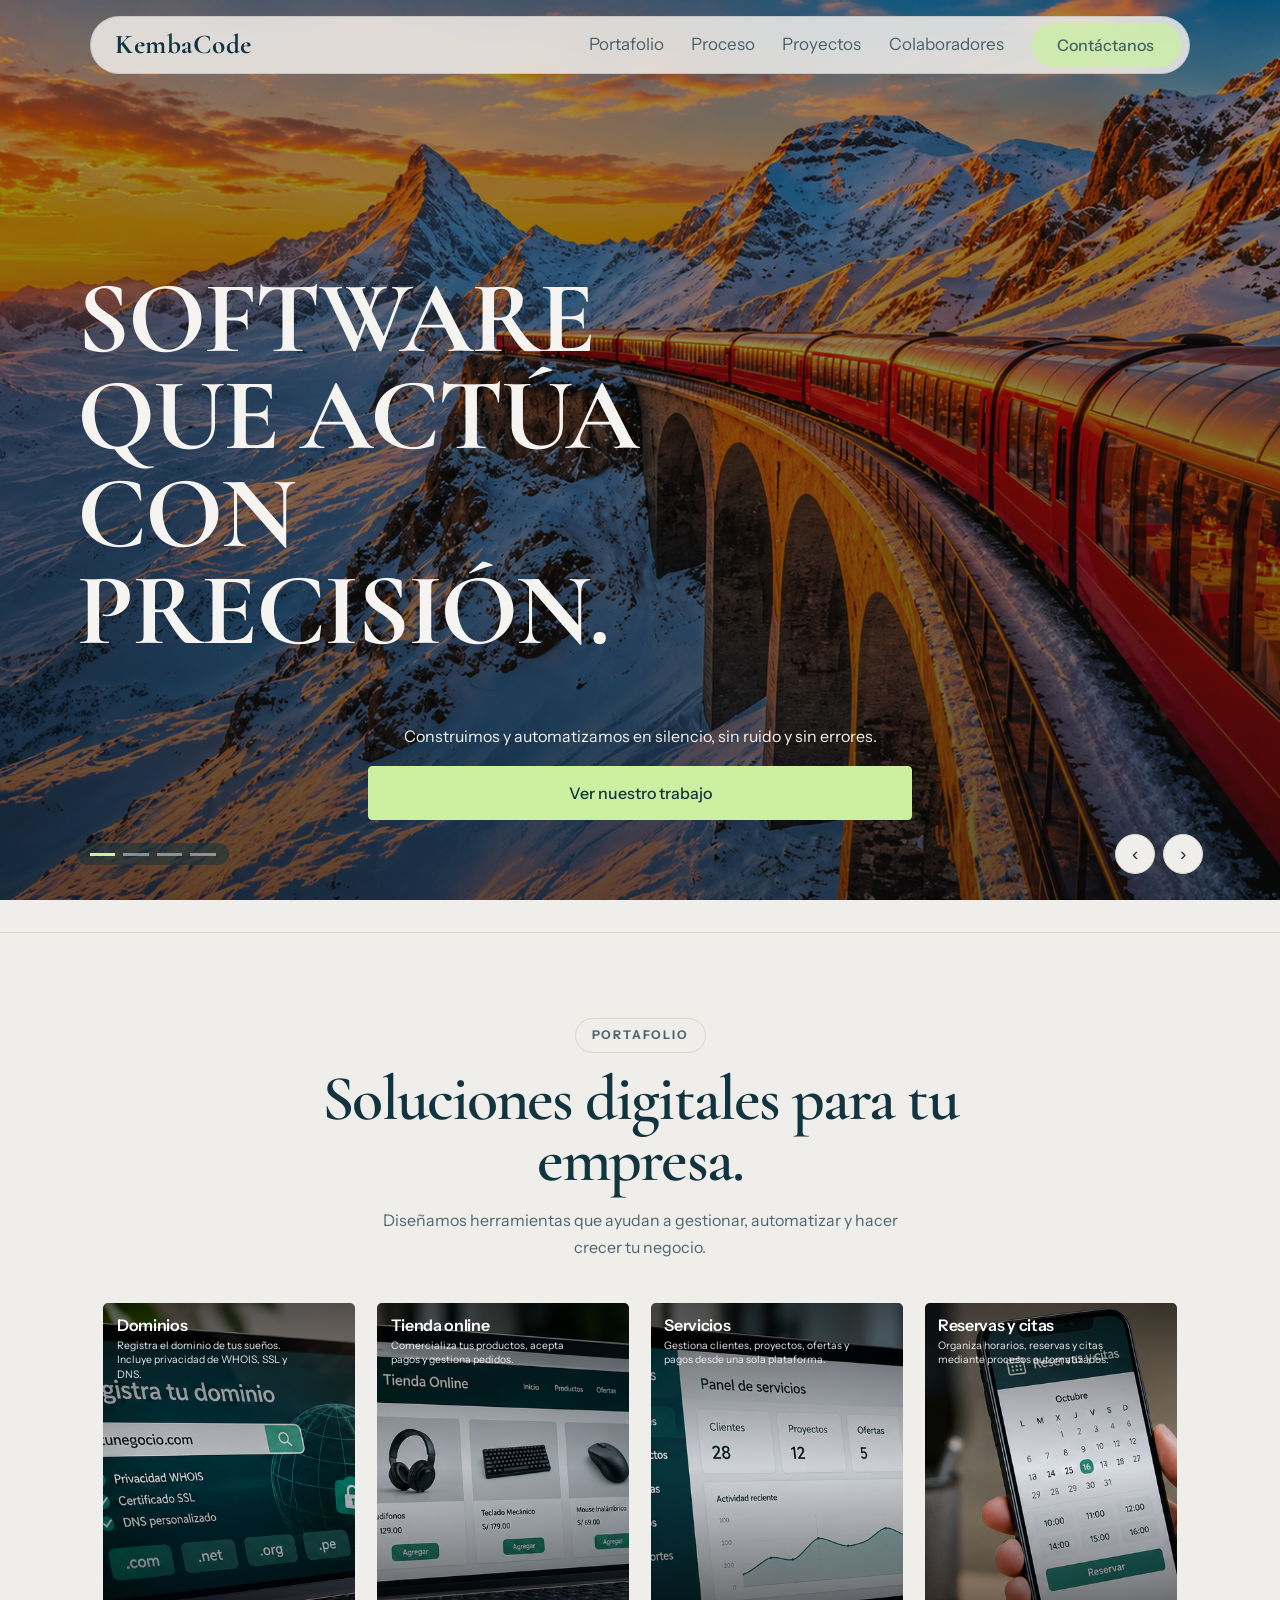
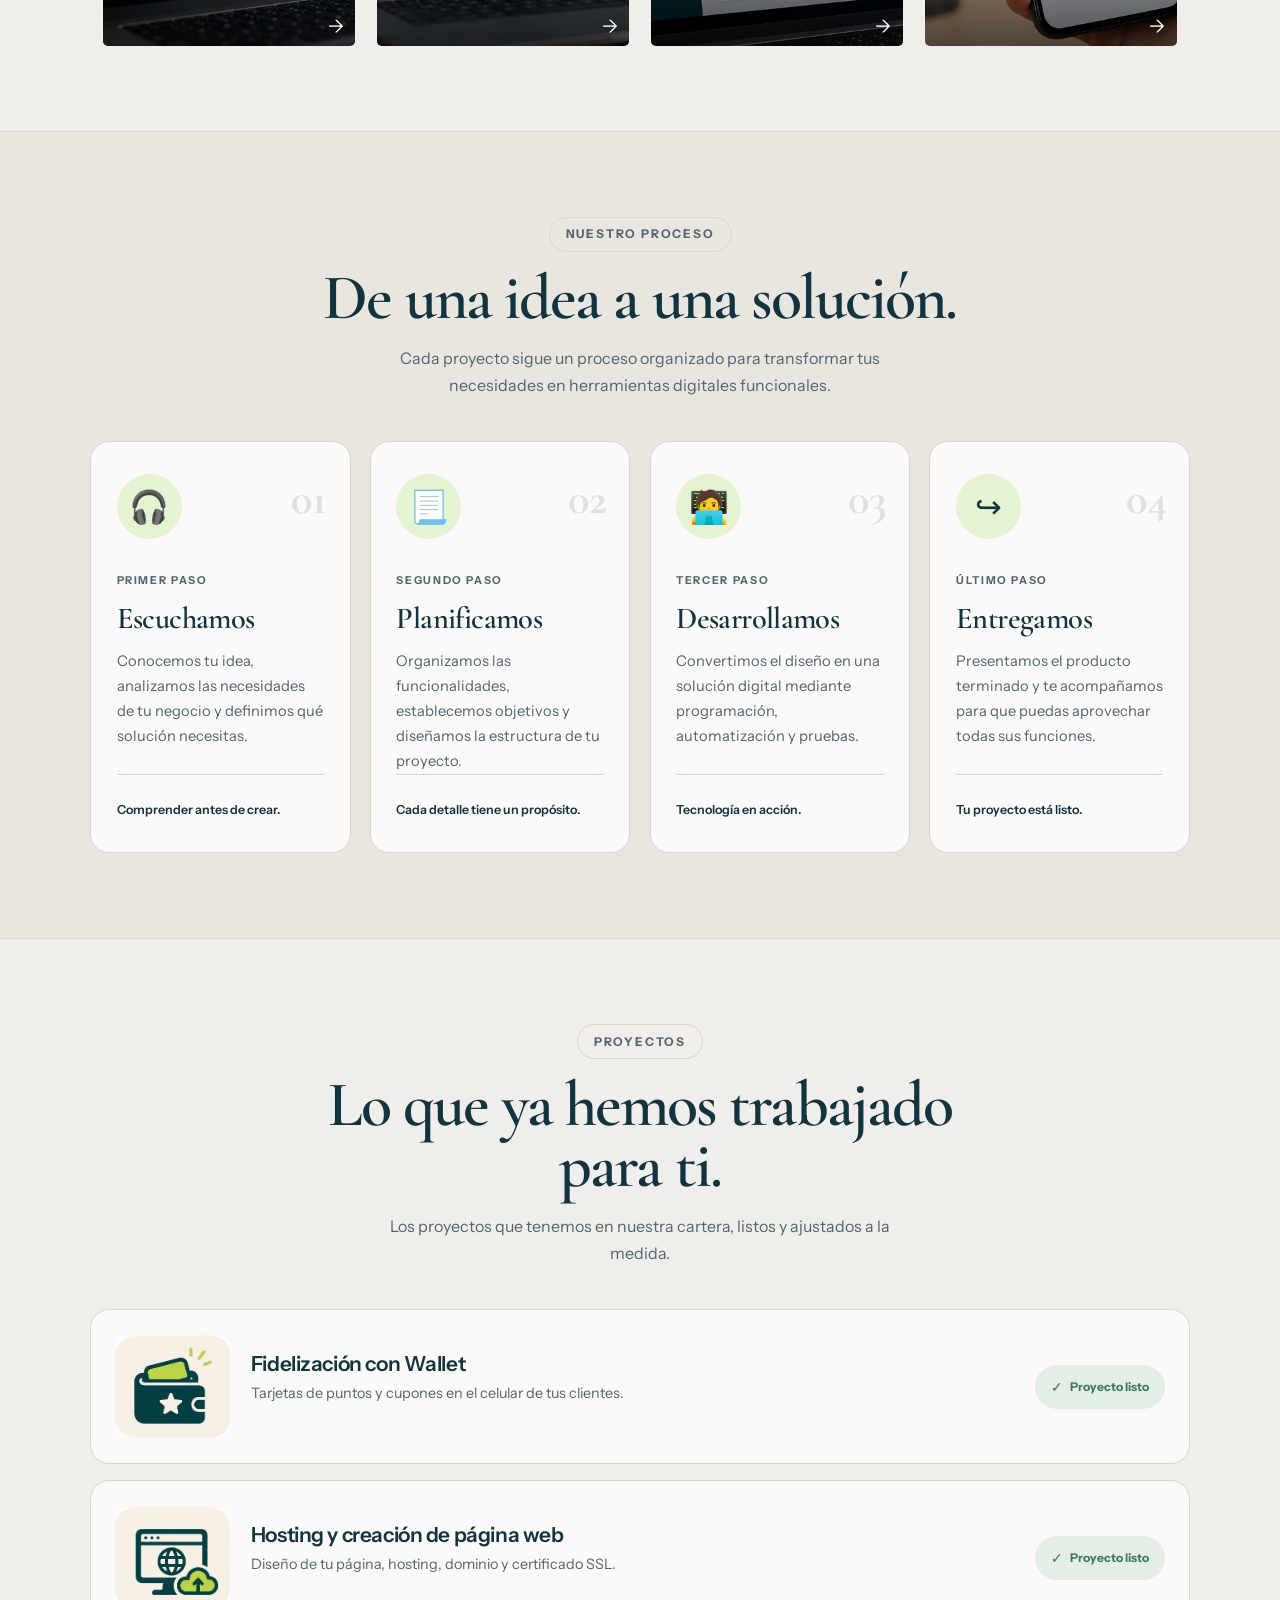
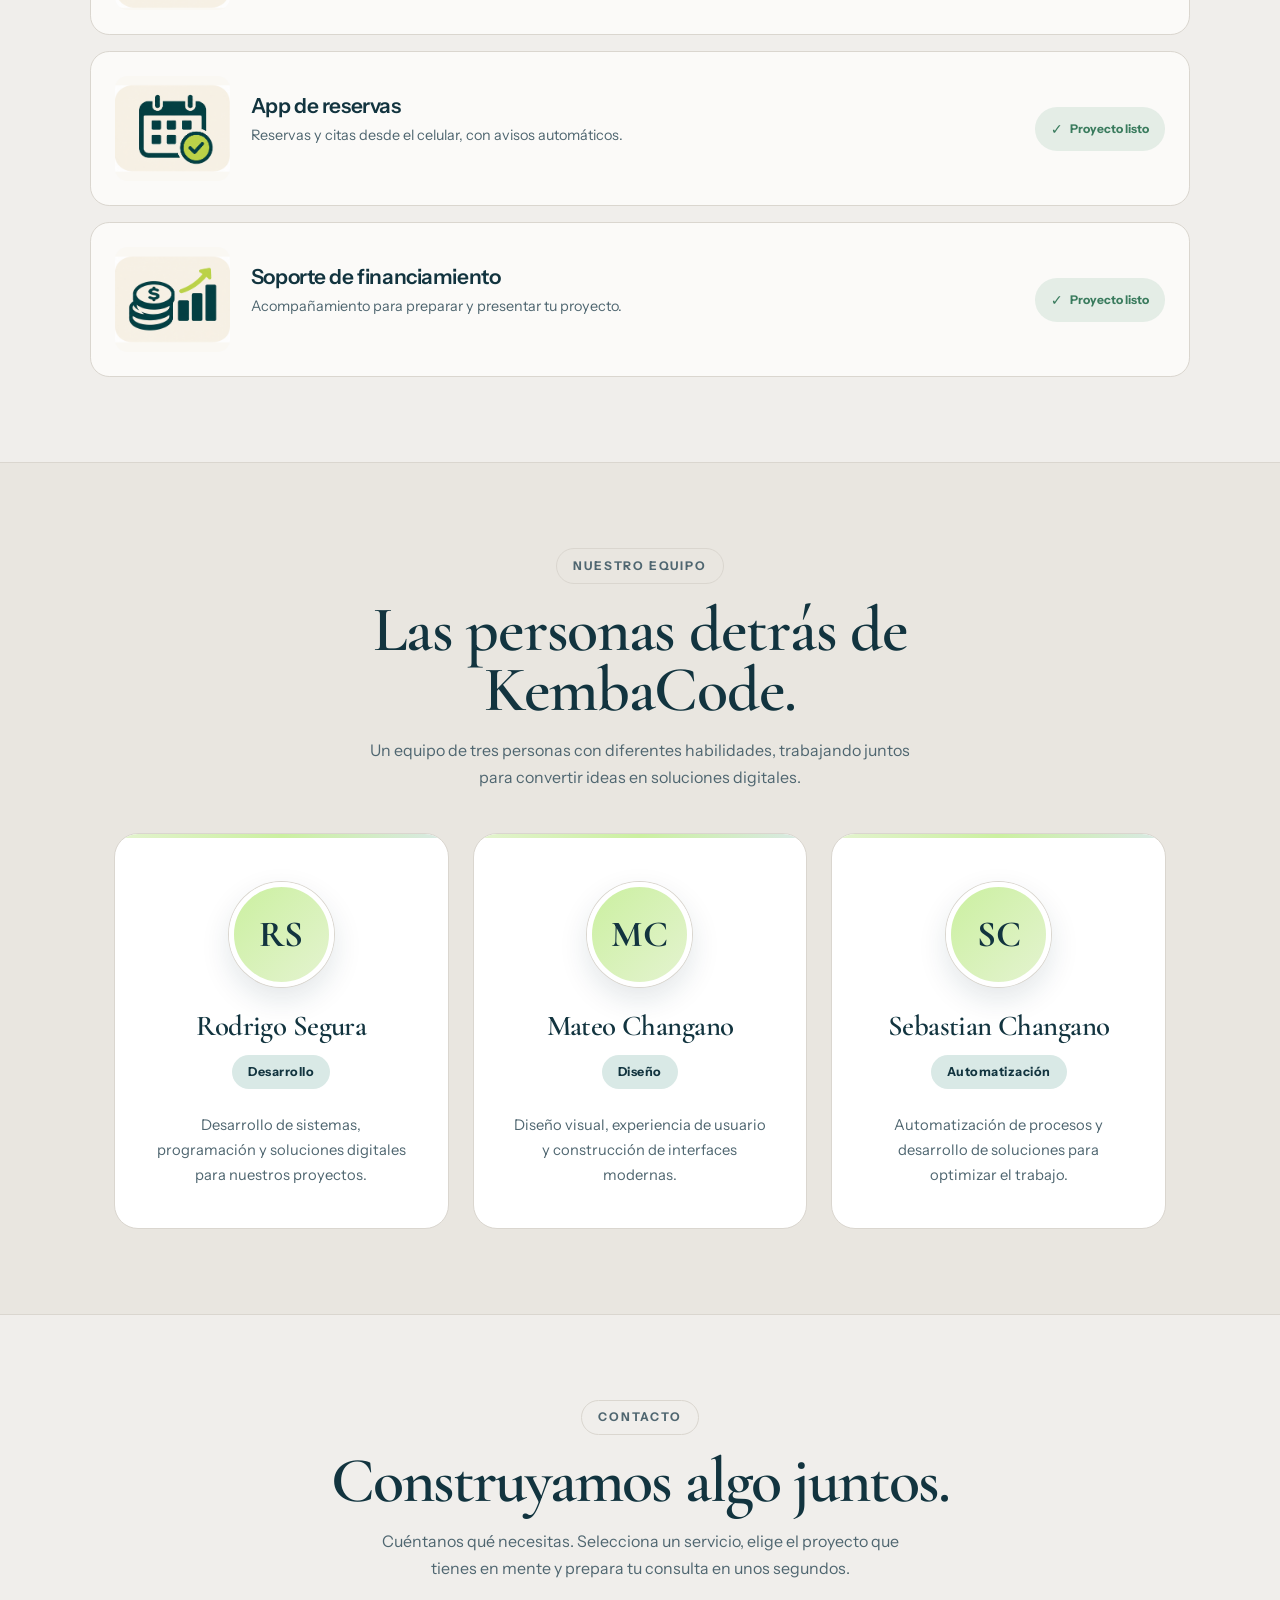
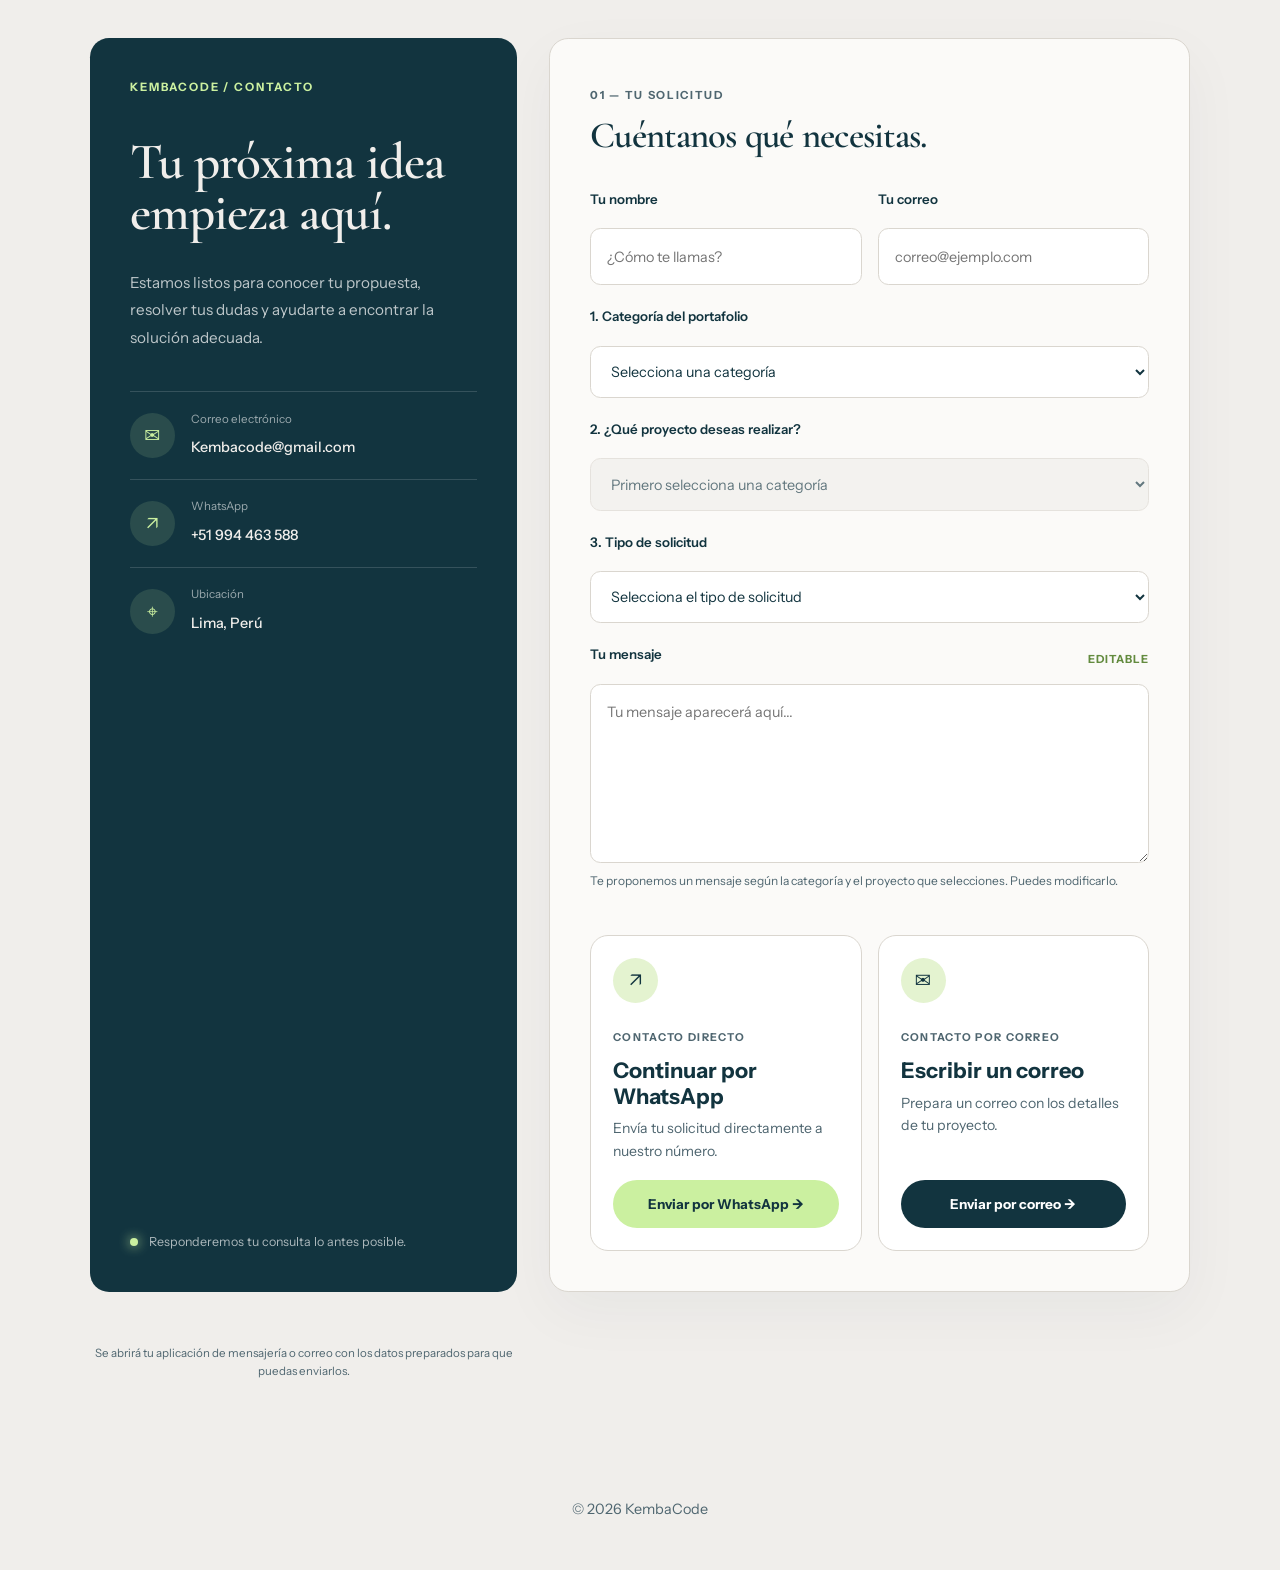
<file: index.html>
<!DOCTYPE html>
<html lang="es">

<head>

    <!-- =========================
         CONFIGURACIÓN
    ========================== -->

    <meta charset="utf-8">

    <meta
        name="viewport"
        content="width=device-width, initial-scale=1, viewport-fit=cover"
    >

    <meta
        name="color-scheme"
        content="light"
    >

    <meta
        name="description"
        content="KembaCode - Desarrollo de software, automatización y soluciones digitales."
    >

    <title>KembaCode</title>


    <!-- =========================
         FUENTES
    ========================== -->

    <link rel="preconnect" href="https://fonts.googleapis.com">

    <link rel="preconnect"
          href="https://fonts.gstatic.com"
          crossorigin>

    <link
        href="https://fonts.googleapis.com/css2?family=Cormorant+Garamond:wght@500;600;700&family=Instrument+Sans:wght@400;500;600;700&display=swap"
        rel="stylesheet"
    >


    <!-- =========================
         FAVICON
    ========================== -->

    <link
        rel="icon"
        type="image/png"
        href="imagenes/mambanegra.png"
    >


    <!-- =========================
         CSS
    ========================== -->

    <link
        rel="stylesheet"
        href="style.css"
    >

</head>


<body>


    <!-- =========================
         HEADER
    ========================== -->

    <header>

        <div class="wrap">

            <a
                class="logo"
                href="#inicio"
            >
                KembaCode
            </a>


<nav>

    <a href="#portafolio">
        Portafolio
    </a>

    <a href="#como-trabajamos">
        Proceso
    </a>

    <a href="#proyectos">
        Proyectos
    </a>

    <a href="#equipo">
        Colaboradores
    </a>

    <a href="#contacto" class="btn">
        Contáctanos
    </a>

</nav>

    </header>


    <!-- =========================
         CONTENIDO PRINCIPAL
    ========================== -->

    <main id="inicio">


        <!-- =========================
             HERO / CARRUSEL
        ========================== -->

        <div
            class="car"
            id="car"
            role="region"
            aria-roledescription="carrusel"
            aria-label="Presentación de KembaCode"
        >

            <div class="track">


                <!-- SLIDE 1 -->

                <div class="slide photo">

                    <div class="t">

                        <h1>
                            Software que actúa con precisión.
                        </h1>

                    </div>


                    <div class="foot">

                        <p>
                            Construimos y automatizamos en silencio,
                            sin ruido y sin errores.
                        </p>

                        <a
                            class="btn wide"
                            href="#portafolio"
                        >
                            Ver nuestro trabajo
                        </a>

                    </div>

                </div>


                <!-- SLIDE 2 -->

                <div class="slide s2">

                    <div class="t">

                        <h2>
                            Lo repetitivo se resuelve solo.
                        </h2>

                    </div>


                    <div class="foot">

                        <p>
                            Reportes, facturas y avisos que se ejecutan
                            sin intervención.
                        </p>

                        <a
                            class="btn wide"
                            href="#proyectos"
                        >
                            Ver proyectos
                        </a>

                    </div>

                </div>


                <!-- SLIDE 3 -->

                <div class="slide s3">

                    <div class="t">

                        <h2>
                            Aplicaciones a tu medida.
                        </h2>

                    </div>


                    <div class="foot">

                        <p>
                            Herramientas diseñadas para la forma exacta
                            en que trabaja tu negocio.
                        </p>

                        <a
                            class="btn wide"
                            href="#portafolio"
                        >
                            Ver portafolio
                        </a>

                    </div>

                </div>


                <!-- SLIDE 4 -->

                <div class="slide s4">

                    <div class="t">

                        <h2>
                            Un equipo que no falla.
                        </h2>

                    </div>


                    <div class="foot">

                        <p>
                            Personas que te acompañan desde la idea
                            hasta el lanzamiento.
                        </p>

                        <a
                            class="btn wide"
                            href="#equipo"
                        >
                            Conoce al equipo
                        </a>

                    </div>

                </div>

            </div>


            <!-- CONTROLES -->

            <div class="ctrl">

                <div class="dots"></div>


                <div class="arrows">

                    <button
                        type="button"
                        id="cprev"
                        aria-label="Anterior"
                    >
                        ‹
                    </button>


                    <button
                        type="button"
                        id="cnext"
                        aria-label="Siguiente"
                    >
                        ›
                    </button>

                </div>

            </div>

        </div>


        <!-- =========================
             PORTAFOLIO
        ========================== -->

        <section
            class="section portfolio-section"
            id="portafolio"
        >

            <div class="section-container">


                <div class="section-header">

                    <span class="section-label">
                        PORTAFOLIO
                    </span>

                    <h2>
                        Soluciones digitales
                        para tu empresa.
                    </h2>

                    <p>
                        Diseñamos herramientas que ayudan a
                        gestionar, automatizar y hacer crecer
                        tu negocio.
                    </p>

                </div>


                <!-- TARJETAS -->

                <div class="portfolio-grid">


                    <!-- DOMINIOS -->

                    <article
                        class="portfolio-card portfolio-dominios"
                    >

                        <div class="portfolio-overlay"></div>

                        <div class="portfolio-content">

                            <h3>
                                Dominios
                            </h3>

                            <p>
                                Registra el dominio de tus sueños.
                                Incluye privacidad de WHOIS,
                                SSL y DNS.
                            </p>

                        </div>


                  <a href="#contacto" class="portfolio-arrow" data-service="dominios" aria-label="Consultar sobre dominios">→</a>

                    </article>


                    <!-- TIENDA -->

                    <article
                        class="portfolio-card portfolio-tienda"
                    >

                        <div class="portfolio-overlay"></div>

                        <div class="portfolio-content">

                            <h3>
                                Tienda online
                            </h3>

                            <p>
                                Comercializa tus productos,
                                acepta pagos y gestiona pedidos.
                            </p>

                        </div>

<a href="#contacto" class="portfolio-arrow" data-service="tienda" aria-label="Consultar sobre tienda online">→</a>

                    </article>


                    <!-- SERVICIOS -->

                    <article
                        class="portfolio-card portfolio-servicios"
                    >

                        <div class="portfolio-overlay"></div>

                        <div class="portfolio-content">

                            <h3>
                                Servicios
                            </h3>

                            <p>
                                Gestiona clientes, proyectos,
                                ofertas y pagos desde una sola plataforma.
                            </p>

                        </div>


             <a href="#contacto" class="portfolio-arrow" data-service="servicios" aria-label="Consultar sobre servicios">→</a>
                    </article>


                    <!-- RESERVAS -->

                    <article
                        class="portfolio-card portfolio-reservas"
                    >

                        <div class="portfolio-overlay"></div>

                        <div class="portfolio-content">

                            <h3>
                                Reservas y citas
                            </h3>

                            <p>
                                Organiza horarios, reservas y citas
                                mediante procesos automatizados.
                            </p>

                        </div>


                    <a href="#contacto" class="portfolio-arrow" data-service="reservas" aria-label="Consultar sobre reservas y citas">→</a>

                    </article>

                </div>

            </div>

        </section>


        <!-- =========================
             PROYECTOS
        ========================== -->

<!-- =========================
     COMO TRABAJAMOS
========================== -->

<section class="section workflow-section" id="como-trabajamos">

    <div class="section-container">

        <div class="section-header">

            <span class="section-label">
                NUESTRO PROCESO
            </span>

            <h2>
                De una idea a una solución.
            </h2>

            <p>
                Cada proyecto sigue un proceso organizado
                para transformar tus necesidades en
                herramientas digitales funcionales.
            </p>

        </div>


        <div class="workflow-grid">


            <!-- PASO 1 -->

            <article class="workflow-card">

                <span class="workflow-number">01</span>

                <div class="workflow-icon">
                    <span>🎧</span>
                </div>

                <span class="workflow-tag">
                    PRIMER PASO
                </span>

                <h3>Escuchamos</h3>

                <p>
                    Conocemos tu idea, analizamos las
                    necesidades de tu negocio y definimos
                    qué solución necesitas.
                </p>

                <span class="workflow-bottom">
                    Comprender antes de crear.
                </span>

            </article>


            <!-- PASO 2 -->

            <article class="workflow-card">

                <span class="workflow-number">02</span>

                <div class="workflow-icon">
                    <span>📃</span>
                </div>

                <span class="workflow-tag">
                    SEGUNDO PASO
                </span>

                <h3>Planificamos</h3>

                <p>
                    Organizamos las funcionalidades,
                    establecemos objetivos y diseñamos
                    la estructura de tu proyecto.
                </p>

                <span class="workflow-bottom">
                    Cada detalle tiene un propósito.
                </span>

            </article>


            <!-- PASO 3 -->

            <article class="workflow-card">

                <span class="workflow-number">03</span>

                <div class="workflow-icon">
                    <span>🧑‍💻</span>
                </div>

                <span class="workflow-tag">
                    TERCER PASO
                </span>

                <h3>Desarrollamos</h3>

                <p>
                    Convertimos el diseño en una solución
                    digital mediante programación,
                    automatización y pruebas.
                </p>

                <span class="workflow-bottom">
                    Tecnología en acción.
                </span>

            </article>


            <!-- PASO 4 -->

            <article class="workflow-card">

                <span class="workflow-number">04</span>

                <div class="workflow-icon">
                    <span>↪️</span>
                </div>

                <span class="workflow-tag">
                    ÚLTIMO PASO
                </span>

                <h3>Entregamos</h3>

                <p>
                    Presentamos el producto terminado
                    y te acompañamos para que puedas
                    aprovechar todas sus funciones.
                </p>

                <span class="workflow-bottom">
                    Tu proyecto está listo.
                </span>

            </article>

        </div>

    </div>

</section>
   
<!-- =========================
     PROYECTOS
========================== -->

<section class="section" id="proyectos">

    <div class="section-container">

        <div class="section-header">
            <span class="section-label">PROYECTOS</span>
            <h2>Lo que ya hemos trabajado para ti.</h2>
            <p>
                Los proyectos que tenemos en nuestra cartera,
                listos y ajustados a la medida.
            </p>
        </div>


<div class="projects-list">

    <!-- PROYECTO 1 -->
    <article class="project-item">
        <div class="project-info">
            <img class="project-thumb" src="imagenes/01-wallet-fidelizacion.png"
                 alt="Tarjeta de fidelización en Apple Wallet"
                 loading="lazy">
            <div class="project-text">
                <h3>Fidelización con Wallet</h3>
                <p>Tarjetas de puntos y cupones en el celular de tus clientes.</p>
      </div>

<div class="project-meta">
    <span class="project-status ready">Proyecto listo</span>
</div>

</article>

    <!-- PROYECTO 2 -->
    <article class="project-item">
        <div class="project-info">
            <img class="project-thumb" src="imagenes/02-hosting-web.png"
                 alt="Concepto de web hosting"
                 loading="lazy">
            <div class="project-text">
                <h3>Hosting y creación de página web</h3>
                <p>Diseño de tu página, hosting, dominio y certificado SSL.</p>
   </div>

<div class="project-meta">
    <span class="project-status ready">Proyecto listo</span>
</div>

</article>
    <!-- PROYECTO 3 -->
    <article class="project-item">
        <div class="project-info">
            <img class="project-thumb" src="imagenes/03-reservas.png"
                 alt="Reserva de mesa desde un celular"
                 loading="lazy">
            <div class="project-text">
                <h3>App de reservas</h3>
                <p>Reservas y citas desde el celular, con avisos automáticos.</p>
    </div>

<div class="project-meta">
    <span class="project-status ready">Proyecto listo</span>
</div>

</article>

    <!-- PROYECTO 4 -->
    <article class="project-item">
        <div class="project-info">
            <img class="project-thumb thumb-top" src="imagenes/04-financiamiento.png"
                 alt="Asesoría financiera"
                 loading="lazy">
            <div class="project-text">
                <h3>Soporte de financiamiento</h3>
                <p>Acompañamiento para preparar y presentar tu proyecto.</p>
   </div>

<div class="project-meta">
    <span class="project-status ready">Proyecto listo</span>
</div>

</article>

</div>

    </div>

</section>

<!-- =========================
     COLABORADORES
========================== -->
<section class="colaboradores-section" id="equipo">
 
    <div class="colaboradores-container">
 
        <div class="colaboradores-header">
            <span class="equipo-label">NUESTRO EQUIPO</span>
 
            <h2>Las personas detrás de KembaCode.</h2>
 
            <p>
                Un equipo de tres personas con diferentes habilidades,
                trabajando juntos para convertir ideas en soluciones digitales.
            </p>
        </div>
 
        <div class="colaboradores-grid">
 
            <!-- RODRIGO -->
            <article class="card-colaborador">
                <div class="avatar-wrap">
                    <div class="avatar">RS</div>
                </div>
                <div class="colaborador-info">
                    <h3>Rodrigo Segura</h3>
                    <span class="badge">Desarrollo</span>
                    <p>
                        Desarrollo de sistemas, programación y
                        soluciones digitales para nuestros proyectos.
                    </p>
                </div>
            </article>
 
            <!-- MATEO -->
            <article class="card-colaborador">
                <div class="avatar-wrap">
                    <div class="avatar">MC</div>
                </div>
                <div class="colaborador-info">
                    <h3>Mateo Changano</h3>
                    <span class="badge">Diseño</span>
                    <p>
                        Diseño visual, experiencia de usuario y
                        construcción de interfaces modernas.
                    </p>
                </div>
            </article>
 
            <!-- SEBASTIAN -->
            <article class="card-colaborador">
                <div class="avatar-wrap">
                    <div class="avatar">SC</div>
                </div>
                <div class="colaborador-info">
                    <h3>Sebastian Changano</h3>
                    <span class="badge">Automatización</span>
                    <p>
                        Automatización de procesos y desarrollo de
                        soluciones para optimizar el trabajo.
                    </p>
                </div>
            </article>
 

        </div>
    </div>
</section>

<!-- =========================
     CONTACTO
========================== -->

<!-- =========================
     CONTACTO INTELIGENTE
========================== -->

<section class="section contact-section" id="contacto">

    <div class="section-container">

        <div class="section-header">
            <span class="section-label">CONTACTO</span>

            <h2>Construyamos algo juntos.</h2>

            <p>
                Cuéntanos qué necesitas. Selecciona un servicio,
                elige el proyecto que tienes en mente y prepara
                tu consulta en unos segundos.
            </p>
        </div>

        <div class="contact-layout">

            <!-- INFORMACIÓN -->
            <aside class="contact-aside">
                <span class="contact-kicker">KEMBACODE / CONTACTO</span>

                <h3>Tu próxima idea empieza aquí.</h3>

                <p>
                    Estamos listos para conocer tu propuesta,
                    resolver tus dudas y ayudarte a encontrar
                    la solución adecuada.
                </p>

                <div class="contact-detail">
                    <span>✉</span>
                    <div>
                        <small>Correo electrónico</small>
                        <strong>Kembacode@gmail.com</strong>
                    </div>
                </div>

                <div class="contact-detail">
                    <span>↗</span>
                    <div>
                        <small>WhatsApp</small>
                        <strong>+51 994 463 588</strong>
                    </div>
                </div>

                <div class="contact-detail">
                    <span>⌖</span>
                    <div>
                        <small>Ubicación</small>
                        <strong>Lima, Perú</strong>
                    </div>
                </div>

                <div class="contact-aside-note">
                    <span></span>
                    Responderemos tu consulta lo antes posible.
                </div>
            </aside>

            <!-- FORMULARIO -->
            <div class="contact-form-panel">

                <div class="form-heading">
                    <span>01 — TU SOLICITUD</span>
                    <h3>Cuéntanos qué necesitas.</h3>
                </div>

                <form id="projectContactForm">

                    <div class="form-row">

                        <div class="form-field">
                            <label for="clientName">Tu nombre</label>
                            <input
                                type="text"
                                id="clientName"
                                placeholder="¿Cómo te llamas?"
                                required
                            >
                        </div>

                        <div class="form-field">
                            <label for="clientEmail">Tu correo</label>
                            <input
                                type="email"
                                id="clientEmail"
                                placeholder="correo@ejemplo.com"
                            >
                        </div>

                    </div>

 <div class="form-field">
    <label for="serviceType">1. Categoría del portafolio</label>

    <select id="serviceType" required>
        <option value="">Selecciona una categoría</option>
        <option value="dominios">Dominios</option>
        <option value="tienda">Tienda online</option>
        <option value="servicios">Servicios</option>
        <option value="reservas">Reservas y citas</option>
        <option value="peticion">Petición del cliente</option>
    </select>
</div>

<div class="form-field">
    <label for="projectType">2. ¿Qué proyecto deseas realizar?</label>

    <select id="projectType" required disabled>
        <option value="">Primero selecciona una categoría</option>
    </select>
</div>

<!-- PROYECTO PERSONALIZADO -->
<div class="form-field" id="customProjectField" hidden>
    <label for="customProject">Describe el proyecto que necesitas</label>

    <input
        type="text"
        id="customProject"
        placeholder="Ej. Aplicación móvil para mi negocio"
    >
</div>

<!-- TIPO DE SOLICITUD -->
<div class="form-field">
    <label for="serviceMode">3. Tipo de solicitud</label>

    <select id="serviceMode" required>
        <option value="">Selecciona el tipo de solicitud</option>
        <option value="Nuevo proyecto">Nuevo proyecto</option>
        <option value="Mejora de un proyecto existente">Mejora de un proyecto existente</option>
        <option value="Soporte o asesoría">Soporte o asesoría</option>
        <option value="Cotización">Solicitar una cotización</option>
    </select>
</div>
                    <div class="form-field">
                        <div class="message-label-row">
                            <label for="projectMessage">Tu mensaje</label>
                            <span>Editable</span>
                        </div>

                        <textarea
                            id="projectMessage"
                            rows="6"
                            placeholder="Tu mensaje aparecerá aquí..."
                            required
                        ></textarea>

                        <small class="form-hint">
                            Te proponemos un mensaje según la categoría
                            y el proyecto que selecciones. Puedes modificarlo.
                        </small>
                    </div>

<div class="contact-send-options">

    <div class="contact-send-card whatsapp-card">
        <div class="send-card-icon">↗</div>

        <div class="send-card-info">
            <span>CONTACTO DIRECTO</span>
            <h4>Continuar por WhatsApp</h4>
            <p>Envía tu solicitud directamente a nuestro número.</p>
        </div>

        <button type="button" id="sendWhatsApp" class="send-whatsapp">
            Enviar por WhatsApp →
        </button>
    </div>

    <div class="contact-send-card email-card">
        <div class="send-card-icon">✉</div>

        <div class="send-card-info">
            <span>CONTACTO POR CORREO</span>
            <h4>Escribir un correo</h4>
            <p>Prepara un correo con los detalles de tu proyecto.</p>
        </div>

        <button type="button" id="sendEmail" class="send-email">
            Enviar por correo →
        </button>
    </div>

</div>
                    </div>

                    <p class="form-privacy">
                        Se abrirá tu aplicación de mensajería o correo
                        con los datos preparados para que puedas enviarlos.
                    </p>

                </form>

            </div>

        </div>

    </div>

</section>


    </main>


    <!-- =========================
         FOOTER
    ========================== -->

    <footer>

        © 2026 KembaCode

    </footer>


    <!-- =========================
         JAVASCRIPT
    ========================== -->

   <script src="script.js?v=2"></script>

</body>

</html>
</file>
<file: style.css>
/* =========================================================
   VARIABLES
========================================================= */

:root {

    --bg: #f0eeeb;

    --s1: #e9e6e0;
    --s2: #e4f3d0;
    --s3: #d9e9e6;

    --ink: #12343f;
    --muted: #4f6670;

    --line: #dad6cf;

    --deep: #12343f;

    --accent: #cbf0a0;
    --accent-hover: #b9eb83;

    color-scheme: light;
}


/* =========================================================
   RESET
========================================================= */

*,
*::before,
*::after {
    box-sizing: border-box;
}


html {

    scroll-behavior: smooth;

    scroll-padding-top: 6rem;
}


body {

    margin: 0;

    background: var(--bg);

    color: var(--ink);

    font:
        400 1.0625rem / 1.7
        "Instrument Sans",
        system-ui,
        sans-serif;
}


/* =========================================================
   TIPOGRAFÍA
========================================================= */

h1,
h2,
h3 {

    font-family:
        "Cormorant Garamond",
        Georgia,
        serif;

    font-weight: 600;

    margin: 0;

    line-height: 1.05;

    letter-spacing: -0.02em;
}


a {
    color: inherit;
}


button,
a {
    -webkit-tap-highlight-color: transparent;
}


:focus-visible {

    outline: 2px solid var(--deep);

    outline-offset: 3px;
}


/* =========================================================
   CONTENEDOR GENERAL
========================================================= */

.wrap {

    width: min(
        1100px,
        calc(100% - 3rem)
    );

    margin: 0 auto;
}


/* =========================================================
   HEADER
========================================================= */

header {

    position: fixed;

    top: 1rem;

    left: 0;
    right: 0;

    z-index: 100;

    padding: 0 1rem;
}


header .wrap {

    height: 3.6rem;

    width: min(
        1100px,
        calc(100% - 1rem)
    );

    display: flex;

    align-items: center;

    justify-content: space-between;

    padding:
        0 0.5rem
        0 1.5rem;

    background:
        rgba(
            240,
            238,
            235,
            0.86
        );

    backdrop-filter: blur(14px);

    -webkit-backdrop-filter: blur(14px);

    border:
        1px solid
        rgba(
            18,
            52,
            63,
            0.12
        );

    border-radius: 999px;
}


/* LOGO */

.logo {

    font-family:
        "Cormorant Garamond",
        Georgia,
        serif;

    font-weight: 700;

    font-size: 1.7rem;

    letter-spacing: 0.02em;

    text-decoration: none;
}


/* =========================================================
   NAV
========================================================= */

nav {

    display: flex;

    align-items: center;

    gap: 1.7rem;
}


nav > a {

    text-decoration: none;

    color: var(--ink);

    opacity: 0.72;

    transition:
        opacity 0.25s ease;
}


nav > a:hover {

    opacity: 1;
}


/* =========================================================
   BOTONES
========================================================= */

.btn {

    display: inline-flex;

    align-items: center;

    justify-content: center;

    border:
        1px solid
        var(--accent);

    cursor: pointer;

    font:
        500 1rem
        "Instrument Sans",
        sans-serif;

    background: var(--accent);

    color: var(--deep);

    padding:
        0.7rem
        1.6rem;

    border-radius: 999px;

    text-decoration: none;

    transition:
        background 0.25s ease,
        border-color 0.25s ease,
        transform 0.25s ease;
}


.btn:hover {

    background: var(--accent-hover);

    border-color: var(--accent-hover);

    transform: translateY(-2px);
}


.btn.wide {

    display: block;

    width: 100%;

    text-align: center;

    border-radius: 0.25rem;

    padding: 1rem;
}


/* =========================================================
   MENÚ DE CONTACTO
========================================================= */

.menu {
    position: relative;
}


.panel {

    position: absolute;

    right: 0;

    top:
        calc(
            100% + 0.7rem
        );

    width: 250px;

    padding: 0.4rem;

    background: #fbfaf8;

    border:
        1px solid
        var(--line);

    border-radius: 1rem;

    box-shadow:
        0 15px 35px
        rgba(
            18,
            52,
            63,
            0.10
        );

    display: none;
}


.panel.open {
    display: block;
}


.panel a {

    display: block;

    padding: 0.8rem 1rem;

    border-radius: 0.7rem;

    text-decoration: none;

    transition:
        background 0.2s ease;
}


.panel a:hover {
    background: var(--s3);
}


.panel small {

    display: block;

    margin-top: 0.15rem;

    color: var(--muted);

    font-size: 0.8rem;
}


/* =========================================================
   HERO / CARRUSEL
========================================================= */

.car {

    position: relative;

    height: 100svh;

    min-height: 38rem;

    overflow: hidden;

    margin-bottom: 2rem;

    background: var(--bg);
}


.track {

    display: flex;

    height: 100%;

    transition:
        transform 0.7s ease;
}


.slide {

    position: relative;

    flex: 0 0 100%;

    height: 100%;

    padding:
        30vh
        clamp(1.5rem, 6vw, 5rem)
        0;

    display: flex;

    align-items: flex-start;

    overflow: hidden;

    background: var(--s1);

    color: var(--ink);
}


.slide .t {

    position: relative;

    z-index: 2;

    max-width: 46rem;
}


.slide h1,
.slide h2 {

    margin: 0;

    font-size:
        clamp(
            2.6rem,
            8vw,
            7rem
        );

    text-transform: uppercase;

    line-height: 0.95;

    font-weight: 700;
}


.foot {

    position: absolute;

    z-index: 3;

    left: 50%;

    bottom: 5rem;

    transform:
        translateX(-50%);

    width:
        min(
            34rem,
            88%
        );

    text-align: center;
}


.foot p {

    margin:
        0 0 1rem;

    font-size: 1rem;
}


/* =========================================================
   IMÁGENES DEL CARRUSEL
========================================================= */

.photo,
.s2,
.s3,
.s4 {

    position: relative;

    color: #f6f4f0;

    background-color: #0b0c0d;

    background-size: cover;

    background-position: center;

    background-repeat: no-repeat;
}


/* SLIDE 1 */

.photo {

    background-image:
        linear-gradient(
            rgba(11, 12, 13, 0.35),
            rgba(11, 12, 13, 0.65)
        ),
        url("imagenes/futurista.jpg");
}


/* SLIDE 2 */

.s2 {

    background-image:
        linear-gradient(
            rgba(11, 12, 13, 0.35),
            rgba(11, 12, 13, 0.65)
        ),
        url("imagenes/futurista1.jpg");
}


/* SLIDE 3 */

.s3 {

    background-image:
        linear-gradient(
            rgba(11, 12, 13, 0.35),
            rgba(11, 12, 13, 0.65)
        ),
        url("imagenes/futurista2.jpg");
}


/* SLIDE 4 */

.s4 {

    background-image:
        linear-gradient(
            rgba(11, 12, 13, 0.35),
            rgba(11, 12, 13, 0.65)
        ),
        url("imagenes/futurista3.jpg");
}


/* =========================================================
   SVG
========================================================= */

.art {

    position: absolute;

    right: -3rem;

    bottom: -3rem;

    width:
        min(
            30rem,
            62%
        );

    height: auto;

    fill: none;

    stroke: #ffffff;

    stroke-opacity: 0.12;

    stroke-width: 14;
}


/* =========================================================
   CONTROLES CARRUSEL
========================================================= */

.ctrl {

    position: absolute;

    left:
        clamp(
            1.5rem,
            6vw,
            5rem
        );

    right:
        clamp(
            1.5rem,
            6vw,
            5rem
        );

    bottom: 1.6rem;

    display: flex;

    align-items: center;

    justify-content: space-between;

    z-index: 5;
}


.dots {

    display: flex;

    gap: 0.5rem;

    background:
        rgba(
            18,
            52,
            63,
            0.55
        );

    padding:
        0.6rem
        0.8rem;

    border-radius: 2rem;
}


.dots button {

    width: 1.6rem;

    height: 0.18rem;

    padding: 0;

    border: 0;

    background: #ffffff;

    opacity: 0.45;

    cursor: pointer;
}


.dots button[aria-current="true"] {

    opacity: 1;

    background: var(--accent);
}


.arrows {

    display: flex;

    gap: 0.5rem;
}


.arrows button {

    width: 2.5rem;

    height: 2.5rem;

    border:
        1px solid
        var(--line);

    border-radius: 50%;

    background: var(--bg);

    color: var(--ink);

    font-size: 1.2rem;

    cursor: pointer;

    transition:
        transform 0.2s ease,
        border-color 0.2s ease;
}


.arrows button:hover {

    border-color: var(--deep);

    transform: translateY(-2px);
}


/* =========================================================
   SISTEMA GENERAL DE SECCIONES
========================================================= */

.section {

    padding:
        7rem
        0;

    background: var(--bg);
}


.section-container {

    width:
        min(
            1100px,
            calc(100% - 3rem)
        );

    margin: 0 auto;
}


.section-header {

    text-align: center;

    max-width: 650px;

    margin:
        0 auto 4rem;
}


.section-label {

    display: inline-block;

    margin-bottom: 1rem;

    padding:
        0.4rem
        1rem;

    border:
        1px solid
        var(--line);

    border-radius: 999px;

    color: var(--muted);

    font-size: 0.75rem;

    font-weight: 700;

    letter-spacing: 0.15em;
}


.section-header h2 {

    margin:
        0 0 1rem;

    color: var(--ink);

    font-size:
        clamp(
            2.5rem,
            5vw,
            4rem
        );

    line-height: 0.95;

    letter-spacing: -0.03em;
}


.section-header p {

    max-width: 560px;

    margin: 0 auto;

    color: var(--muted);

    font-size: 1rem;

    line-height: 1.7;
}


/* =========================================================
   PORTAFOLIO
   SOLO ESTA SECCIÓN
========================================================= */

#portafolio {
  width: 100%;
  padding: 6vw 0 5vw;
  background: var(--bg);
  overflow: hidden;
}


/* =========================================================
   CONTENEDOR
========================================================= */

#portafolio .portfolio-container {
  width: 100%;
  max-width: none;
  margin: 0;
  padding: 0;
}


/* =========================================================
   ENCABEZADO
========================================================= */

#portafolio .portfolio-header {
  width: 100%;
  max-width: 650px;

  margin: 0 0 4vw;
  padding-left: 1.05vw;
}

#portafolio .portfolio-header h2 {
  max-width: 650px;

  margin: 0 0 1vw;

  color: var(--ink);

  font-family:
    "Instrument Sans",
    system-ui,
    sans-serif;

  font-size:
    clamp(
      2.5rem,
      4vw,
      4.5rem
    );

  font-weight: 400;

  line-height: 0.98;

  letter-spacing: -0.045em;
}

#portafolio .portfolio-header p {
  max-width: 550px;

  margin: 0;

  color: var(--muted);

  font-size: 1rem;

  line-height: 1.6;
}


/* =========================================================
   GRID
========================================================= */

#portafolio .portfolio-grid {
  display: grid;

  grid-template-columns:
    repeat(
      4,
      minmax(
        0,
        1fr
      )
    );

  width: 100%;

  padding:
    0 1.05vw;

  gap: 1.7vw;
}


/* =========================================================
   TARJETA
========================================================= */

#portafolio .portfolio-card {
  position: relative;

  width: 100%;

  /*
     Mantiene la misma proporción
     aunque cambie el tamaño de la ventana
     o el zoom.
  */
  aspect-ratio:
    0.735 / 1;

  overflow: hidden;

  border-radius:
    0.4vw;

  background-size: cover;
  background-position: center;
  background-repeat: no-repeat;

  color: #fff;

  isolation: isolate;

  transition:
    transform 0.35s ease,
    box-shadow 0.35s ease;
}


/* =========================================================
   IMÁGENES DEL PORTAFOLIO
========================================================= */

#portafolio .portfolio-dominios {
    background-image: url("imagenes/01-dominios.png");
}

#portafolio .portfolio-tienda {
    background-image: url("imagenes/02-tienda-online.png");
}

#portafolio .portfolio-servicios {
    background-image: url("imagenes/03-servicios.png");
}

#portafolio .portfolio-reservas {
    background-image: url("imagenes/04-reservas-y-citas.png");
}



/* =========================================================
   OSCURECIMIENTO
========================================================= */

#portafolio .portfolio-overlay {
  position: absolute;

  inset: 0;

  z-index: -1;

  background:
    linear-gradient(
      to bottom,
      rgba(0, 0, 0, 0.55) 0%,
      rgba(0, 0, 0, 0.05) 48%,
      rgba(0, 0, 0, 0.65) 100%
    );
}


/* =========================================================
   CONTENIDO
========================================================= */

#portafolio .portfolio-content {
  position: relative;

  z-index: 2;

  padding: 1.05vw;
}

#portafolio .portfolio-content h3 {
  margin: 0 0 0.35vw;

  font-family:
    "Instrument Sans",
    system-ui,
    sans-serif;

  font-size:
    clamp(
      1rem,
      1.25vw,
      1.6rem
    );

  line-height: 1.1;

  font-weight: 600;

  color: #fff;
}

#portafolio .portfolio-content p {
  max-width: 85%;

  margin: 0;

  color:
    rgba(
      255,
      255,
      255,
      0.90
    );

  font-size:
    clamp(
      0.65rem,
      0.72vw,
      0.9rem
    );

  line-height: 1.4;
}


/* =========================================================
   FLECHA
========================================================= */

#portafolio .portfolio-arrow {
  position: absolute;

  right: 0.9vw;
  bottom: 0.8vw;

  z-index: 3;

  color: #fff;

  text-decoration: none;

  font-size:
    clamp(
      1.2rem,
      1.4vw,
      1.8rem
    );

  line-height: 1;

  transition:
    transform 0.25s ease;
}


/* =========================================================
   HOVER
========================================================= */

#portafolio .portfolio-card:hover {
  transform:
    translateY(
      -0.4vw
    );

  box-shadow:
    0
    1.5vw
    3vw
    rgba(
      0,
      0,
      0,
      0.28
    );
}

#portafolio .portfolio-card:hover
.portfolio-arrow {
  transform:
    translateX(
      0.3vw
    );
}


/* =========================================
   PROYECTOS - KEMBACODE
========================================= */

#proyectos {
    background: var(--bg);
    padding: 7rem 0;
}

#proyectos .section-container {
    max-width: 1100px;
}

/* ENCABEZADO */

#proyectos .section-header {
    margin-bottom: 3.5rem;
}

/* LISTA */

#proyectos .projects-list {
    display: flex;
    flex-direction: column;
    gap: 1rem;
    border: none;
}

/* TARJETAS */

#proyectos .project-item {
    display: flex;
    align-items: center;
    justify-content: space-between;
    gap: 2rem;

    padding: 1.5rem;

    background: #fbfaf8;
    border: 1px solid var(--line);
    border-radius: 1.2rem;

    transition: transform .3s ease,
                box-shadow .3s ease,
                border-color .3s ease;
}

#proyectos .project-item:hover {
    transform: translateY(-5px);
    border-color: var(--accent);

    box-shadow:
        0 15px 35px rgba(18,52,63,.09);
}

/* INFORMACIÓN */

#proyectos .project-info {
    display: flex;
    align-items: center;
    gap: 1.3rem;
    flex: 1;
    min-width: 0;
}

/* NÚMERO */

#proyectos .project-number {
    min-width: 2rem;
    color: var(--muted);
    font-size: .8rem;
    font-weight: 700;
}

/* IMAGEN */

#proyectos .project-thumb {
    width: 115px;
    height: 105px;
    flex-shrink: 0;

    object-fit: cover;
    object-position: center;

    border-radius: .8rem;
    background: var(--s1);
}

/* TEXTO */

#proyectos .project-text {
    flex: 1;
    min-width: 0;
}

#proyectos .project-text h3 {
    margin: 0 0 .5rem;

    color: var(--ink);
    font-family: "Instrument Sans", sans-serif;

    font-size: 1.3rem;
    font-weight: 600;
}

#proyectos .project-text p {
    margin: 0 0 1rem;

    color: var(--muted);
    font-size: .9rem;
    line-height: 1.5;
}

/* BARRA DE PROGRESO */

#proyectos .project-bar {
    width: 100%;
    max-width: 350px;
    height: 6px;

    overflow: hidden;
    border-radius: 20px;

    background: #e5e3dd;
}

#proyectos .project-bar i {
    display: block;
    width: 0%;
    height: 100%;

    border-radius: inherit;
    background: var(--accent);

    transition: width .5s ease;
}

/* METADATOS */

#proyectos .project-meta {
    display: flex;
    flex-direction: column;
    align-items: flex-end;
    gap: .7rem;
    flex-shrink: 0;
}

/* ESTADOS */

#proyectos .project-status {
    padding: .5rem .9rem;

    border-radius: 50px;

    font-size: .75rem;
    font-weight: 700;
}

#proyectos .project-status.pending {
    background: #f1e8d5;
    color: #806329;
}

/* PRIORIDAD */

#proyectos .project-priority {
    color: var(--muted);
    font-size: .78rem;
    font-weight: 600;
}

/* TABLETS */

@media (max-width: 800px) {

    #proyectos .project-item {
        align-items: flex-start;
        flex-direction: column;
        gap: 1.2rem;
    }

    #proyectos .project-meta {
        width: 100%;
        flex-direction: row;
        justify-content: space-between;
        align-items: center;
    }

}

/* CELULARES */

@media (max-width: 550px) {

    #proyectos {
        padding: 5rem 0;
    }

    #proyectos .project-item {
        padding: 1rem;
    }

    #proyectos .project-info {
        gap: .8rem;
        flex-wrap: wrap;
    }

    #proyectos .project-thumb {
        width: 85px;
        height: 85px;
    }

    #proyectos .project-number {
        min-width: 1.5rem;
    }

    #proyectos .project-text {
        flex-basis: 100%;
    }

    #proyectos .project-text h3 {
        font-size: 1.15rem;
    }

    #proyectos .project-meta {
        align-items: flex-start;
        flex-direction: column;
    }

}

 
 
/* ---------- COLABORADORES ---------- */
 
.colaboradores-section {
    padding: 7rem 0;
    background: var(--bg);
    position: relative;
    overflow: hidden;
}
 
.colaboradores-container {
    max-width: 1100px;
    margin: 0 auto;
    padding: 0 1.5rem;
}
 
.colaboradores-header {
    text-align: center;
    max-width: 650px;
    margin: 0 auto 4rem;
}
 
.equipo-label {
    display: inline-block;
    margin-bottom: 1rem;
    padding: 0.4rem 1rem;
    border: 1px solid var(--line);
    border-radius: 2rem;
    color: var(--muted);
    font-size: 0.75rem;
    font-weight: 700;
    letter-spacing: 0.15em;
}
 
.colaboradores-header h2 {
    margin-bottom: 1rem;
    font-size: clamp(2.5rem, 5vw, 4rem);
    line-height: 0.95;
    color: var(--ink);
}
 
.colaboradores-header p {
    max-width: 560px;
    margin: 0 auto;
    color: var(--muted);
    font-size: 1rem;
    line-height: 1.7;
}
 
.colaboradores-grid {
    display: grid;
    grid-template-columns: repeat(3, 1fr);
    gap: 1.5rem;
}
 
.card-colaborador {
    position: relative;
    min-height: 390px;
    padding: 3rem 2rem 2.5rem;
    background: #ffffff;
    border: 1px solid var(--line);
    border-radius: 1.5rem;
    text-align: center;
    overflow: hidden;
    transition:
        transform 0.35s ease,
        box-shadow 0.35s ease,
        border-color 0.35s ease;
}
 
.card-colaborador::before {
    content: "";
    position: absolute;
    top: 0;
    left: 0;
    right: 0;
    height: 4px;
    background: linear-gradient(90deg, var(--s2), var(--accent), var(--s3));
    transition: height 0.3s ease;
}
 
.card-colaborador:hover {
    transform: translateY(-10px);
    border-color: rgba(18, 52, 63, 0.2);
    box-shadow: 0 20px 45px rgba(18, 52, 63, 0.12);
}
 
.card-colaborador:hover::before {
    height: 7px;
}
 
.avatar-wrap {
    width: 105px;
    height: 105px;
    margin: 0 auto 1.5rem;
    position: relative;
}
 
.avatar {
    width: 100%;
    height: 100%;
    display: flex;
    align-items: center;
    justify-content: center;
    border-radius: 50%;
    background: linear-gradient(135deg, var(--accent), var(--s2));
    color: var(--deep);
    font-family: "Cormorant Garamond", Georgia, serif;
    font-size: 2.3rem;
    font-weight: 700;
    border: 5px solid #ffffff;
    box-shadow:
        0 0 0 1px var(--line),
        0 12px 30px rgba(18, 52, 63, 0.12);
    transition:
        transform 0.35s ease,
        box-shadow 0.35s ease;
}
 
.card-colaborador:hover .avatar {
    transform: scale(1.07);
    box-shadow:
        0 0 0 1px var(--accent),
        0 15px 35px rgba(18, 52, 63, 0.16);
}
 
.colaborador-info h3 {
    margin-bottom: 0.8rem;
    font-family: "Cormorant Garamond", Georgia, serif;
    font-size: 1.8rem;
    color: var(--ink);
}
 
.badge {
    display: inline-block;
    padding: 0.4rem 1rem;
    border-radius: 2rem;
    background: var(--s3);
    color: var(--deep);
    font-size: 0.78rem;
    font-weight: 700;
    letter-spacing: 0.04em;
    transition:
        background 0.3s ease,
        transform 0.3s ease;
}
 
.card-colaborador:hover .badge {
    background: var(--accent);
    transform: translateY(-2px);
}
 
.colaborador-info p {
    max-width: 260px;
    margin: 1.5rem auto 0;
    color: var(--muted);
    font-size: 0.92rem;
    line-height: 1.7;
}
 
@media (max-width: 800px) {
    .colaboradores-grid {
        grid-template-columns: 1fr;
        max-width: 420px;
        margin: 0 auto;
    }
    .card-colaborador {
        min-height: auto;
    }
}
 
@media (max-width: 640px) {
    .colaboradores-section {
        padding: 5rem 0;
    }
    .colaboradores-header {
        margin-bottom: 3rem;
    }
    .colaboradores-header h2 {
        font-size: 2.6rem;
    }
    .card-colaborador {
        padding: 2.5rem 1.5rem;
    }
}
 

/* =========================================================
   CONTACTO
========================================================= */

/* SECCIÓN DE CONTACTO */

.contact-section {
    width: 100%;
    padding: 7rem 0;
    margin: 0;
    background: var(--s1);
    box-sizing: border-box;
}

.contact-section .section-container {
    width: min(1100px, calc(100% - 3rem));
    max-width: 1100px;
    margin: 0 auto;
}

.contact-section .section-header {
    max-width: 650px;
    margin: 0 auto 3.5rem;
    text-align: center;
}

.contact-section .contact-grid {
    width: 100%;
    max-width: 1100px;
    margin: 0 auto;
    grid-template-columns: repeat(3, minmax(0, 1fr));
}

.contact-grid {

    display: grid;

    grid-template-columns:
        repeat(
            3,
            minmax(
                0,
                1fr
            )
        );

    gap: 1.2rem;
}


.contact-card {

    display: flex;

    align-items: center;

    gap: 1rem;

    min-height: 100px;

    padding:
        1.2rem
        1.4rem;

    background: #ffffff;

    border:
        1px solid
        var(--line);

    border-radius: 1rem;

    color: inherit;

    text-decoration: none;

    transition:
        transform 0.3s ease,
        box-shadow 0.3s ease,
        border-color 0.3s ease;
}


.contact-card:hover {

    transform:
        translateY(-5px);

    border-color:
        rgba(
            18,
            52,
            63,
            0.25
        );

    box-shadow:
        0 15px 30px
        rgba(
            18,
            52,
            63,
            0.08
        );
}


.contact-icon {

    width: 3rem;

    height: 3rem;

    flex-shrink: 0;

    display: flex;

    align-items: center;

    justify-content: center;

    border-radius: 50%;

    background: var(--accent);

    color: var(--deep);

    font-size: 1.2rem;
}


.contact-card span {

    display: block;

    margin-bottom: 0.15rem;

    color: var(--muted);

    font-size: 0.75rem;

    text-transform: uppercase;

    letter-spacing: 0.06em;
}


.contact-card strong {

    display: block;

    color: var(--ink);

    font-size: 0.98rem;

    font-weight: 600;
}


.contact-button {

    display: flex;

    justify-content: center;

    margin-top: 2rem;
}


/* =========================================================
   FOOTER
========================================================= */

footer {

    padding:
        2rem
        0
        3rem;

    color: var(--muted);

    font-size: 0.9rem;

    text-align: center;
}


/* =========================================================
   REDUCIR ANIMACIONES
========================================================= */

@media (prefers-reduced-motion: reduce) {

    html {
        scroll-behavior: auto;
    }

    .track {
        transition: none;
    }

}


/* =========================================================
   TABLET
========================================================= */

@media (max-width: 1100px) {

    .portfolio-grid {

        grid-template-columns:
            repeat(
                2,
                minmax(
                    0,
                    1fr
                )
            );

    }


    .portfolio-card {

        height: 500px;

    }


    .contact-grid {

        grid-template-columns:
            repeat(
                2,
                minmax(
                    0,
                    1fr
                )
            );

    }

}


/* =========================================================
   MÓVIL
========================================================= */

@media (max-width: 800px) {

    nav > a {
        display: none;
    }


    .section {

        padding:
            5rem
            0;

    }


    .section-container {

        width:
            min(
                100% - 2rem,
                600px
            );

    }


    .portfolio-grid,
    .team-grid,
    .contact-grid {

        grid-template-columns: 1fr;

    }


    .portfolio-card {

        height: 480px;

    }


    .project-item {

        align-items: flex-start;

        flex-direction: column;

        gap: 1rem;

    }


    .project-info {

        align-items: flex-start;

    }


    .contact-card {

        min-height: 90px;

    }

}


@media (max-width: 640px) {

    header {

        top: 0.7rem;

    }


    header .wrap {

        width:
            calc(100% - 1rem);

        padding-left: 1rem;

    }


    .logo {

        font-size: 1.45rem;

    }


    .car {

        min-height: 34rem;

    }


    .slide {

        padding:
            26vh
            1.5rem
            0;

    }


    .slide h1,
    .slide h2 {

        font-size:
            clamp(
                2.5rem,
                12vw,
                4.8rem
            );

    }


    .foot {

        bottom: 5.5rem;

    }


    .section-header {

        margin-bottom: 3rem;

    }


    .section-header h2 {

        font-size: 2.7rem;

    }


    .section-label {

        font-size: 0.7rem;

    }


    .team-card {

        min-height: auto;

        padding:
            2.5rem
            1.5rem;

    }


    .portfolio-content {

        padding: 1.3rem;

    }


    .portfolio-arrow {

        right: 1.2rem;

        bottom: 1.2rem;

    }

}
/* =========================================================
   COMO TRABAJAMOS
========================================================= */

.workflow-section {
    background: var(--s1);
    overflow: hidden;
}


/* GRID */

.workflow-grid {
    display: grid;

    grid-template-columns:
        repeat(4, minmax(0, 1fr));

    gap: 1.2rem;

    position: relative;
}


/* TARJETAS */

.workflow-card {
    position: relative;

    min-height: 370px;

    padding: 2rem 1.6rem;

    display: flex;
    flex-direction: column;
    align-items: flex-start;

    background: #fbfaf8;

    border: 1px solid var(--line);

    border-radius: 1.2rem;

    transition:
        transform 0.35s ease,
        box-shadow 0.35s ease,
        border-color 0.35s ease;

    overflow: hidden;
}


/* HOVER */

.workflow-card:hover {
    transform: translateY(-8px);

    border-color: var(--accent);

    box-shadow:
        0 18px 40px
        rgba(18, 52, 63, 0.10);
}


/* NÚMERO */

.workflow-number {
    position: absolute;

    top: 1.2rem;
    right: 1.4rem;

    font-size: 2.8rem;

    font-family: "Cormorant Garamond", serif;

    font-weight: 700;

    color: rgba(18, 52, 63, 0.12);
}


/* ICONO */

.workflow-icon {
    width: 65px;
    height: 65px;

    display: flex;
    align-items: center;
    justify-content: center;

    margin-bottom: 2rem;

    border-radius: 50%;

    background: var(--s2);

    color: var(--deep);

    font-size: 2rem;

    transition: transform 0.35s ease;
}


.workflow-card:hover .workflow-icon {
    transform: rotate(-8deg) scale(1.08);
}


/* ETIQUETA */

.workflow-tag {
    margin-bottom: 0.8rem;

    color: var(--muted);

    font-size: 0.68rem;

    font-weight: 700;

    letter-spacing: 0.15em;
}


/* TITULO */

.workflow-card h3 {
    margin-bottom: 0.9rem;

    font-size: 1.9rem;

    color: var(--ink);
}


/* DESCRIPCION */

.workflow-card p {
    margin: 0;

    color: var(--muted);

    font-size: 0.92rem;

    line-height: 1.7;
}


/* FRASE FINAL */

.workflow-bottom {
    margin-top: auto;

    padding-top: 1.5rem;

    color: var(--deep);

    font-size: 0.78rem;

    font-weight: 600;

    border-top: 1px solid var(--line);

    width: 100%;
}


/* LLAMADA A LA ACCION */

.workflow-cta {
    display: flex;

    align-items: center;
    justify-content: space-between;

    gap: 1.5rem;

    margin-top: 3rem;

    padding: 2rem;

    background: var(--deep);

    color: #ffffff;

    border-radius: 1rem;
}


.workflow-cta p {
    margin: 0;

    font-size: 1.05rem;
}


/* TABLET */

@media (max-width: 1100px) {

    .workflow-grid {
        grid-template-columns:
            repeat(2, minmax(0, 1fr));
    }

}


/* MOVIL */

@media (max-width: 800px) {

    .workflow-grid {
        grid-template-columns: 1fr;
    }

    .workflow-card {
        min-height: 320px;
    }

    .workflow-cta {
        flex-direction: column;
        align-items: flex-start;
    }

}

/* =================================
   SECCIÓN: CÓMO TRABAJAMOS - KEMBACODE
================================= */

.proceso-kemba {
    background: #f1efec;
    color: #092e50;
    padding: 110px 7%;
    width: 100%;
    box-sizing: border-box;
    font-family: inherit;
}

.proceso-kemba .proceso-header {
    max-width: 650px;
    margin-bottom: 65px;
}

.proceso-kemba .proceso-etiqueta {
    color: #6c8d50;
    font-size: 12px;
    letter-spacing: 3px;
    text-transform: uppercase;
    margin-bottom: 18px;
}

.proceso-kemba h2 {
    font-size: clamp(32px, 4vw, 52px);
    font-weight: 500;
    line-height: 1.15;
    letter-spacing: -1.5px;
    margin: 0 0 18px;
    color: #092e50;
}

.proceso-kemba .proceso-descripcion {
    font-size: 16px;
    line-height: 1.8;
    color: #526477;
}

/* CONTENEDOR DE TARJETAS */

.proceso-kemba .proceso-grid {
    display: grid;
    grid-template-columns: repeat(4, minmax(0, 1fr));
    gap: 18px;
}

/* TARJETAS */

.proceso-kemba .paso-card {
    position: relative;
    background: #f8f7f4;
    border: 1px solid rgba(9, 46, 80, 0.12);
    border-radius: 16px;
    padding: 30px 24px;
    min-height: 285px;
    display: flex;
    flex-direction: column;
    transition: transform 0.3s ease,
                box-shadow 0.3s ease,
                border-color 0.3s ease;
    box-sizing: border-box;
}

.proceso-kemba .paso-card:hover {
    transform: translateY(-8px);
    border-color: #a9dc75;
    box-shadow: 0 18px 40px rgba(9, 46, 80, 0.09);
}

/* NUMERACIÓN */

.proceso-kemba .paso-numero {
    font-size: 38px;
    font-weight: 400;
    letter-spacing: -2px;
    color: #a7d778;
    margin-bottom: 28px;
}

/* ICONOS */

.proceso-kemba .paso-icono {
    width: 43px;
    height: 43px;
    border-radius: 12px;
    background: #e5f4d6;
    color: #244c35;
    display: flex;
    align-items: center;
    justify-content: center;
    font-size: 21px;
    margin-bottom: 25px;
}

/* TEXTOS */

.proceso-kemba .paso-etapa {
    font-size: 10px;
    letter-spacing: 2px;
    text-transform: uppercase;
    color: #77915e;
    margin-bottom: 8px;
}

.proceso-kemba .paso-card h3 {
    font-size: 25px;
    font-weight: 500;
    margin: 0 0 15px;
    color: #092e50;
}

.proceso-kemba .paso-card p {
    font-size: 14px;
    line-height: 1.8;
    color: #536579;
    margin: 0 0 20px;
}

.proceso-kemba .paso-frase {
    margin-top: auto;
    padding-top: 15px;
    border-top: 1px solid rgba(9, 46, 80, 0.12);
    font-size: 12px;
    color: #77915e;
}

/* LLAMADA A LA ACCIÓN */

.proceso-kemba .proceso-final {
    margin-top: 65px;
    display: flex;
    align-items: center;
    justify-content: space-between;
    gap: 25px;
    flex-wrap: wrap;
}

.proceso-kemba .proceso-final p {
    font-size: 19px;
    color: #092e50;
}

.proceso-kemba .proceso-boton {
    display: inline-flex;
    align-items: center;
    gap: 12px;
    padding: 16px 27px;
    border-radius: 50px;
    background: #c6ef91;
    color: #092e50;
    text-decoration: none;
    font-size: 14px;
    transition: all 0.3s ease;
}

.proceso-kemba .proceso-boton:hover {
    background: #a9df70;
    transform: translateY(-3px);
}

/* TABLETS */

@media (max-width: 1000px) {
    .proceso-kemba .proceso-grid {
        grid-template-columns: repeat(2, minmax(0, 1fr));
    }
}

/* CELULARES */

@media (max-width: 600px) {
    .proceso-kemba {
        padding: 75px 6%;
    }

    .proceso-kemba .proceso-header {
        margin-bottom: 40px;
    }

    .proceso-kemba .proceso-grid {
        grid-template-columns: 1fr;
        gap: 15px;
    }

    .proceso-kemba .paso-card {
        min-height: 250px;
        padding: 25px;
    }

    .proceso-kemba .proceso-final {
        margin-top: 40px;
        align-items: flex-start;
        flex-direction: column;
    }

    .proceso-kemba .proceso-boton {
        width: fit-content;
    }
}

/* =====================================
   UNIFICACIÓN DE ESPACIADO KEMBACODE
===================================== */

#portafolio,
#como-trabajamos,
#proyectos,
#equipo,
#contacto {
    padding-top: 85px;
    padding-bottom: 85px;
    margin: 0;
    box-sizing: border-box;
}

/* FONDOS ALTERNADOS */

#portafolio,
#proyectos,
#contacto {
    background-color: var(--bg);
}

#como-trabajamos,
#equipo {
    background-color: var(--s1);
}

/* SEPARADORES */

#portafolio,
#como-trabajamos,
#proyectos,
#equipo,
#contacto {
    border-top: 1px solid var(--line);
}

/* CONTENEDORES */

#portafolio .section-container,
#como-trabajamos .section-container,
#proyectos .section-container,
#equipo .colaboradores-container,
#contacto .section-container {
    width: min(1100px, calc(100% - 48px));
    margin: 0 auto;
}

/* ENCABEZADOS */

#portafolio .section-header,
#como-trabajamos .section-header,
#proyectos .section-header,
#equipo .colaboradores-header {
    margin-bottom: 42px;
}

/* MÓVILES */

@media (max-width: 800px) {
    #portafolio,
    #como-trabajamos,
    #proyectos,
    #equipo,
    #contacto {
        padding-top: 55px;
        padding-bottom: 55px;
    }

    #portafolio .section-container,
    #como-trabajamos .section-container,
    #proyectos .section-container,
    #equipo .colaboradores-container,
    #contacto .section-container {
        width: calc(100% - 32px);
    }
}

@media (max-width: 800px) {

    .contact-section {
        padding: 5rem 0;
    }

    .contact-section .section-container {
        width: min(100% - 2rem, 600px);
    }

    .contact-section .contact-grid {
        grid-template-columns: 1fr;
    }

}


/* ========================================
   AJUSTES DEL CARRUSEL
======================================== */

#car {
    position: relative;
    overflow: hidden;
    width: 100%;
}

#car .track {
    display: flex;
    flex-wrap: nowrap;
    width: 100%;
    height: 100%;
    transition: transform .7s ease-in-out;
    will-change: transform;
}

#car .slide {
    position: relative;
    flex: 0 0 100%;
    width: 100%;
    min-width: 100%;
    height: 100%;
}

@media (prefers-reduced-motion: reduce) {
    #car .track {
        transition: none;
    }
}


/* ========================================
   ESTADO DE LOS PROYECTOS
======================================== */

#proyectos .project-item {
    flex-direction: row;
    align-items: center;
}

#proyectos .project-meta {
    display: flex;
    flex-direction: row;
    align-items: center;
    justify-content: flex-end;
    flex-shrink: 0;
}

#proyectos .project-status.ready {
    display: inline-flex;
    align-items: center;
    gap: .45rem;
    padding: .6rem 1rem;
    border-radius: 50px;
    background: rgba(71, 145, 112, .13);
    color: #397b5d;
    font-size: .75rem;
    font-weight: 700;
    white-space: nowrap;
}

#proyectos .project-status.ready::before {
    content: "✓";
    font-size: .9rem;
    font-weight: 800;
}

/* ========================================
   RESPONSIVE
======================================== */

@media (max-width: 800px) {
    #proyectos .project-item {
        flex-direction: column;
        align-items: flex-start;
    }

    #proyectos .project-meta {
        width: 100%;
        justify-content: flex-start;
    }
}

@media (prefers-reduced-motion: reduce) {
    #car .track {
        transition: none;
    }
}

/* =========================================
   CONTACTO INTELIGENTE - KEMBACODE
========================================= */

.contact-section {
    background: var(--bg);
}

.contact-layout {
    display: grid;
    grid-template-columns: 0.8fr 1.2fr;
    gap: 2rem;
    align-items: stretch;
    max-width: 1100px;
    margin: 0 auto;
}

/* PANEL LATERAL */

.contact-aside {
    position: relative;
    display: flex;
    flex-direction: column;
    padding: 2.5rem;
    overflow: hidden;
    border-radius: 1.2rem;
    background: var(--deep);
    color: #f0eeeb;
}

.contact-kicker {
    color: var(--accent);
    font-size: 0.72rem;
    font-weight: 700;
    letter-spacing: 0.16em;
}

.contact-aside h3 {
    margin: 2.5rem 0 1rem;
    font-size: clamp(2.5rem, 4vw, 3.7rem);
    line-height: 0.98;
}

.contact-aside > p {
    color: rgba(255,255,255,0.72);
    font-size: 0.95rem;
    line-height: 1.8;
    margin-bottom: 2.5rem;
}

.contact-detail {
    display: flex;
    align-items: center;
    gap: 1rem;
    padding: 1.1rem 0;
    border-top: 1px solid rgba(255,255,255,0.15);
}

.contact-detail > span {
    display: grid;
    place-items: center;
    width: 2.8rem;
    height: 2.8rem;
    flex-shrink: 0;
    border-radius: 50%;
    background: rgba(203,240,160,0.13);
    color: var(--accent);
    font-size: 1.2rem;
}

.contact-detail small {
    display: block;
    color: rgba(255,255,255,0.58);
    font-size: 0.72rem;
    margin-bottom: 0.2rem;
}

.contact-detail strong {
    font-size: 0.9rem;
    font-weight: 500;
    overflow-wrap: anywhere;
}

.contact-aside-note {
    display: flex;
    align-items: center;
    gap: 0.7rem;
    margin-top: auto;
    padding-top: 2rem;
    color: rgba(255,255,255,0.65);
    font-size: 0.78rem;
}

.contact-aside-note span {
    width: 8px;
    height: 8px;
    border-radius: 50%;
    background: var(--accent);
    box-shadow: 0 0 12px var(--accent);
}

/* PANEL DEL FORMULARIO */

.contact-form-panel {
    padding: 2.5rem;
    border: 1px solid var(--line);
    border-radius: 1.2rem;
    background: #fbfaf8;
    box-shadow: 0 20px 60px rgba(18,52,63,0.045);
}

.form-heading {
    margin-bottom: 2rem;
}

.form-heading > span {
    color: var(--muted);
    font-size: 0.7rem;
    font-weight: 700;
    letter-spacing: 0.15em;
}

.form-heading h3 {
    margin-top: 0.6rem;
    font-size: 2.3rem;
}

/* CAMPOS */

.form-row {
    display: grid;
    grid-template-columns: 1fr 1fr;
    gap: 1rem;
}

.form-field {
    display: flex;
    flex-direction: column;
    gap: 0.55rem;
    margin-bottom: 1.3rem;
}

.form-field label {
    color: var(--ink);
    font-size: 0.83rem;
    font-weight: 600;
}

.form-field input,
.form-field select,
.form-field textarea {
    width: 100%;
    min-width: 0;
    padding: 0.95rem 1rem;
    border: 1px solid var(--line);
    border-radius: 0.65rem;
    outline: none;
    background: #fff;
    color: var(--ink);
    font: inherit;
    font-size: 0.9rem;
    transition: border-color 0.2s, box-shadow 0.2s;
}

.form-field textarea {
    min-height: 150px;
    resize: vertical;
    line-height: 1.7;
}

.form-field input:focus,
.form-field select:focus,
.form-field textarea:focus {
    border-color: var(--deep);
    box-shadow: 0 0 0 3px rgba(18,52,63,0.08);
}

.form-field select:disabled {
    opacity: 0.55;
    cursor: not-allowed;
}

.message-label-row {
    display: flex;
    align-items: center;
    justify-content: space-between;
}

.message-label-row > span {
    color: #638b3f;
    font-size: 0.7rem;
    font-weight: 700;
    text-transform: uppercase;
    letter-spacing: 0.08em;
}

.form-hint {
    color: var(--muted);
    font-size: 0.75rem;
    line-height: 1.5;
}

/* BOTONES DE ENVÍO */

.form-actions {
    display: grid;
    grid-template-columns: 1fr 1fr;
    gap: 0.8rem;
    margin-top: 1.5rem;
}

.form-actions button {
    min-height: 3.5rem;
    display: flex;
    align-items: center;
    justify-content: center;
    gap: 0.6rem;
    padding: 0.8rem;
    border: 1px solid transparent;
    border-radius: 999px;
    font: inherit;
    font-size: 0.85rem;
    font-weight: 700;
    cursor: pointer;
    transition: transform 0.2s, background 0.2s;
}

.form-actions button:hover {
    transform: translateY(-3px);
}

.send-whatsapp {
    background: var(--accent);
    color: var(--deep);
}

.send-whatsapp:hover {
    background: var(--accent-hover);
}

.send-email {
    background: var(--deep);
    color: #fff;
}

.send-email:hover {
    background: #204b58;
}

.form-actions button span {
    font-size: 1.1rem;
}

.form-privacy {
    margin: 1.2rem 0 0;
    color: var(--muted);
    font-size: 0.72rem;
    line-height: 1.6;
    text-align: center;
}

/* RESPONSIVE */

@media (max-width: 850px) {
    .contact-layout {
        grid-template-columns: 1fr;
    }

    .contact-aside {
        min-height: 400px;
    }
}

@media (max-width: 600px) {
    .contact-form-panel,
    .contact-aside {
        padding: 1.5rem;
    }

    .form-row,
    .form-actions {
        grid-template-columns: 1fr;
    }

    .contact-aside h3 {
        margin-top: 1.8rem;
    }

    .form-heading h3 {
        font-size: 2rem;
    }
}
/* CONTACTO: DOS CANALES INDEPENDIENTES */

.contact-send-options {
    display: grid;
    grid-template-columns: repeat(2, minmax(0, 1fr));
    gap: 1rem;
    margin-top: 1.5rem;
}

.contact-send-card {
    display: flex;
    flex-direction: column;
    align-items: flex-start;
    gap: 1rem;
    padding: 1.5rem;
    border: 1px solid var(--line);
    border-radius: 1rem;
    background: #fff;
    transition: .25s ease;
}

.contact-send-card:hover {
    transform: translateY(-4px);
    box-shadow: 0 15px 35px rgba(18,52,63,.08);
}

.send-card-icon {
    display: grid;
    place-items: center;
    width: 3rem;
    height: 3rem;
    border-radius: 50%;
    background: var(--s2);
    color: var(--deep);
    font-size: 1.35rem;
}

.send-card-info > span {
    color: var(--muted);
    font-size: .68rem;
    font-weight: 700;
    letter-spacing: .13em;
}

.send-card-info h4 {
    margin: .4rem 0;
    color: var(--ink);
    font-size: 1.25rem;
}

.send-card-info p {
    margin: 0;
    color: var(--muted);
    font-size: .82rem;
    line-height: 1.6;
}

.contact-send-card button {
    width: 100%;
    min-height: 3rem;
    margin-top: auto;
    padding: .8rem 1rem;
    border: none;
    border-radius: 999px;
    font: inherit;
    font-size: .82rem;
    font-weight: 700;
    cursor: pointer;
    transition: .2s ease;
}

.contact-send-card .send-whatsapp {
    background: var(--accent);
    color: var(--deep);
}

.contact-send-card .send-email {
    background: var(--deep);
    color: white;
}

.contact-send-card .send-whatsapp:hover {
    background: var(--accent-hover);
}

.contact-send-card .send-email:hover {
    background: #204b58;
}

#customProjectField[hidden] {
    display: none !important;
}

@media (max-width: 600px) {
    .contact-send-options {
        grid-template-columns: 1fr;
    }
}/* =========================================
   CORRECCIÓN DE LAS TARJETAS DE CONTACTO
========================================= */

.contact-send-options {
    display: grid;
    grid-template-columns: repeat(2, minmax(0, 1fr));
    gap: 16px;
    width: 100%;
    margin-top: 25px;
    align-items: stretch;
}

.contact-send-card {
    display: flex;
    flex-direction: column;
    align-items: flex-start;
    justify-content: space-between;
    gap: 18px;

    width: 100%;
    min-width: 0;
    min-height: 260px;

    padding: 22px;

    background: #ffffff;
    border: 1px solid var(--line);
    border-radius: 18px;

    box-sizing: border-box;
    transition: transform .3s ease, box-shadow .3s ease;
}

.contact-send-card:hover {
    transform: translateY(-5px);
    box-shadow: 0 15px 30px rgba(18,52,63,.09);
}

.send-card-icon {
    display: flex;
    align-items: center;
    justify-content: center;

    width: 45px;
    height: 45px;

    flex-shrink: 0;
    border-radius: 50%;

    background: var(--s2);
    color: var(--deep);
    font-size: 20px;
}

.send-card-info {
    width: 100%;
    min-width: 0;
}

.send-card-info > span {
    color: var(--muted);
    font-size: .68rem;
    font-weight: 700;
    letter-spacing: .12em;
}

.send-card-info h4 {
    margin: 8px 0;
    color: var(--ink);
    font-size: 1.35rem;
    line-height: 1.2;
}

.send-card-info p {
    margin: 0;
    color: var(--muted);
    font-size: .88rem;
    line-height: 1.6;
}

.contact-send-card button {
    display: flex;
    align-items: center;
    justify-content: center;

    width: 100%;
    min-height: 48px;
    padding: 12px;

    border: none;
    border-radius: 50px;

    font-family: inherit;
    font-size: .85rem;
    font-weight: 700;

    white-space: normal;
    cursor: pointer;
    transition: .25s ease;
}

.contact-send-card .send-whatsapp {
    background: var(--accent);
    color: var(--deep);
}

.contact-send-card .send-whatsapp:hover {
    background: var(--accent-hover);
}

.contact-send-card .send-email {
    background: var(--deep);
    color: #fff;
}

.contact-send-card .send-email:hover {
    background: #204b58;
}

/* Ocultar el campo personalizado cuando no se usa */

#customProjectField[hidden] {
    display: none !important;
}

/* Adaptación a pantallas pequeñas */

@media (max-width: 700px) {
    .contact-send-options {
        grid-template-columns: 1fr;
    }

    .contact-send-card {
        min-height: auto;
    }
}/* FORMULARIO ORDENADO */

#projectContactForm {
    display: flex;
    flex-direction: column;
    gap: 5px;
}

#projectContactForm .form-field {
    width: 100%;
    margin-bottom: 18px;
}

#projectContactForm .form-field label {
    font-weight: 600;
    margin-bottom: 3px;
}

#projectContactForm select,
#projectContactForm input,
#projectContactForm textarea {
    width: 100%;
    box-sizing: border-box;
}

#projectContactForm select:disabled {
    background: #f0eeeb;
    opacity: .65;
    cursor: not-allowed;
}

#customProjectField[hidden] {
    display: none !important;
}

#projectContactForm select:focus,
#projectContactForm input:focus {
    border-color: var(--deep);
    box-shadow: 0 0 0 3px rgba(18,52,63,.08);
}/* ORDEN Y ESPACIADO DEL FORMULARIO */

#projectContactForm {
    display: flex;
    flex-direction: column;
    gap: 0;
}

#projectContactForm .form-field {
    width: 100%;
    margin-bottom: 20px;
}

#projectContactForm .form-field label {
    display: block;
    margin-bottom: 9px;
}

#projectContactForm select,
#projectContactForm input,
#projectContactForm textarea {
    width: 100%;
    box-sizing: border-box;
}

#projectContactForm select:disabled {
    background: #f0eeeb;
    cursor: not-allowed;
    opacity: .65;
}

#customProjectField[hidden] {
    display: none !important;
}
</file>
